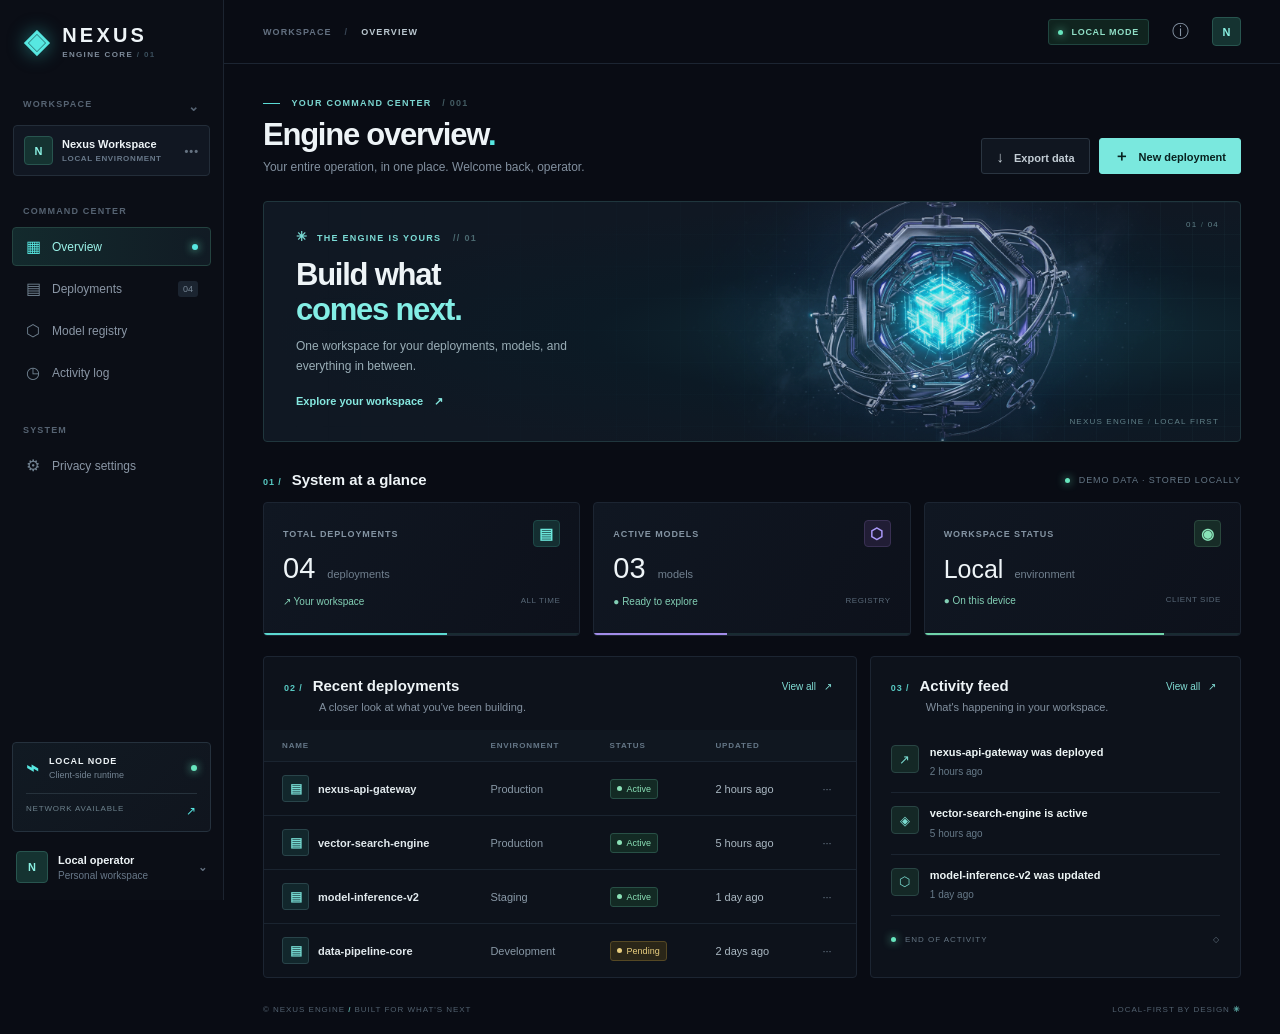
<file: index.html>
<!doctype html>
<html lang="en">
<head>
  <meta charset="utf-8">
  <meta name="viewport" content="width=device-width, initial-scale=1">
  <meta name="theme-color" content="#080b13">
  <meta name="description" content="A local-first workspace for exploring an engine operations dashboard.">
  <title>NEXUS — Engine Core</title>
  <link rel="stylesheet" href="styles.css">
  <script src="app.js" defer></script>
</head>
<body>
  <div class="app-shell">
    <aside class="sidebar" aria-label="Main navigation">
      <a class="brand" href="#overview" aria-label="Nexus home"><span class="brand-mark">◈</span><span>NEXUS<small>ENGINE CORE <b> / 01</b></small></span></a>
      <div class="workspace-label">WORKSPACE <span>⌄</span></div>
      <div class="workspace"><span class="workspace-icon">N</span><span>Nexus Workspace<small>LOCAL ENVIRONMENT</small></span><span class="workspace-more">•••</span></div>
      <div class="nav-label">COMMAND CENTER</div>
      <nav class="navigation">
        <a href="#overview" data-page="overview" class="nav-link active"><span class="nav-icon">▦</span> Overview <span class="active-dot"></span></a>
        <a href="#deployments" data-page="deployments" class="nav-link"><span class="nav-icon">▤</span> Deployments <span class="nav-count">04</span></a>
        <a href="#models" data-page="models" class="nav-link"><span class="nav-icon">⬡</span> Model registry</a>
        <a href="#activity" data-page="activity" class="nav-link"><span class="nav-icon">◷</span> Activity log</a>
      </nav>
      <div class="nav-label second">SYSTEM</div>
      <nav class="navigation"><a href="#settings" data-page="settings" class="nav-link"><span class="nav-icon">⚙</span> Privacy settings</a></nav>
      <div class="sidebar-bottom"><div class="node-card"><div class="node-head"><span class="node-icon">⌁</span><span>LOCAL NODE<small>Client-side runtime</small></span><span class="status-dot"></span></div><div class="node-divider"></div><div class="node-foot"><span id="connectionStatus">CHECKING NETWORK</span><span>↗</span></div></div><div class="user"><span class="user-avatar">N</span><span>Local operator<small>Personal workspace</small></span><span class="user-chevron">⌄</span></div></div>
    </aside>
    <main class="main">
      <header class="topbar"><div class="breadcrumb"><span>WORKSPACE</span><span class="slash">/</span><strong id="breadcrumbPage">OVERVIEW</strong></div><div class="top-actions"><span class="local-badge"><i></i> LOCAL MODE</span><button class="icon-button" id="themeInfo" type="button" aria-label="About this workspace" title="About this workspace">ⓘ</button><span class="top-avatar">N</span></div></header>
      <div class="content">
        <div class="page-heading"><div><div class="eyebrow"><span class="eyebrow-line"></span> YOUR COMMAND CENTER <span class="eyebrow-id">/ 001</span></div><h1 id="pageTitle">Engine overview<span class="heading-period">.</span></h1><p id="pageDescription">Your entire operation, in one place. Welcome back, operator.</p></div><div class="heading-actions"><button class="button secondary" id="exportButton" type="button"><span>↓</span> Export data</button><button class="button primary" id="newButton" type="button"><span>＋</span> New deployment</button></div></div>
        <div id="overviewPage" class="page">
          <section class="hero"><div class="hero-copy"><div class="hero-tag"><span>✳</span> THE ENGINE IS YOURS <span class="tag-end">// 01</span></div><h2>Build what<br><em>comes next.</em></h2><p>One workspace for your deployments, models, and everything in between.</p><button class="text-link" id="exploreButton" type="button">Explore your workspace <span>↗</span></button></div><div class="hero-art" aria-hidden="true"></div><div class="hero-corner">NEXUS ENGINE <span> / </span> LOCAL FIRST</div><div class="hero-index">01 <span>/</span> 04</div></section>
          <div class="section-heading"><div><span class="section-index">01 /</span><h2>System at a glance</h2></div><span class="section-note"><i></i> DEMO DATA · STORED LOCALLY</span></div>
          <section class="metrics" aria-label="System metrics"><article class="metric"><div class="metric-top"><span>TOTAL DEPLOYMENTS</span><span class="metric-symbol cyan">▤</span></div><div class="metric-value" id="totalCount">04 <small>deployments</small></div><div class="metric-bottom"><span class="metric-positive">↗ Your workspace</span><span>ALL TIME</span></div><div class="metric-line"><i></i></div></article><article class="metric"><div class="metric-top"><span>ACTIVE MODELS</span><span class="metric-symbol violet">⬡</span></div><div class="metric-value" id="modelCount">03 <small>models</small></div><div class="metric-bottom"><span class="metric-positive">● Ready to explore</span><span>REGISTRY</span></div><div class="metric-line purple"><i></i></div></article><article class="metric"><div class="metric-top"><span>WORKSPACE STATUS</span><span class="metric-symbol green">◉</span></div><div class="metric-value smaller">Local <small>environment</small></div><div class="metric-bottom"><span class="metric-positive">● On this device</span><span>CLIENT SIDE</span></div><div class="metric-line green-line"><i></i></div></article></section>
          <section class="lower-grid"><div class="panel deployments-panel"><div class="panel-head"><div><span class="section-index">02 /</span><h2>Recent deployments</h2><p>A closer look at what you've been building.</p></div><button class="subtle-button" data-go="deployments" type="button">View all <span>↗</span></button></div><div class="table-wrap"><table><thead><tr><th>NAME</th><th>ENVIRONMENT</th><th>STATUS</th><th>UPDATED</th><th></th></tr></thead><tbody id="recentRows"></tbody></table></div></div><div class="panel activity-panel"><div class="panel-head"><div><span class="section-index">03 /</span><h2>Activity feed</h2><p>What's happening in your workspace.</p></div><button class="subtle-button" data-go="activity" type="button">View all <span>↗</span></button></div><div class="activity-list" id="overviewActivity"></div><div class="feed-footer"><span><i></i> END OF ACTIVITY</span><span>◇</span></div></div></section>
          <footer class="footer"><span>© NEXUS ENGINE <b> / </b> BUILT FOR WHAT'S NEXT</span><span>LOCAL-FIRST BY DESIGN <b>✳</b></span></footer>
        </div>
        <section id="deploymentsPage" class="page hidden"><div class="panel full-panel"><div class="panel-head"><div><span class="section-index">01 /</span><h2>All deployments</h2><p>Demo records saved in your browser on this device.</p></div><label class="search"><span>⌕</span><input id="deploymentSearch" type="search" placeholder="Search deployments" aria-label="Search deployments"></label></div><div class="table-wrap"><table><thead><tr><th>NAME</th><th>ENVIRONMENT</th><th>STATUS</th><th>UPDATED</th><th></th></tr></thead><tbody id="allRows"></tbody></table></div><p class="empty hidden" id="emptyDeployments">No deployments found.</p></div></section>
        <section id="modelsPage" class="page hidden"><div class="section-heading"><div><span class="section-index">01 /</span><h2>Model registry</h2></div><span class="section-note">SAMPLE MODELS · NO REMOTE CONNECTION</span></div><div class="model-grid" id="modelGrid"></div></section>
        <section id="activityPage" class="page hidden"><div class="panel full-panel"><div class="panel-head"><div><span class="section-index">01 /</span><h2>Activity log</h2><p>Local workspace events, most recent first.</p></div><button class="subtle-button" id="clearActivity" type="button">Clear activity</button></div><div class="activity-list full-activity" id="allActivity"></div></div></section>
        <section id="settingsPage" class="page hidden"><div class="panel settings-panel"><div class="panel-head"><div><span class="section-index">01 /</span><h2>Privacy &amp; storage</h2><p>Keep control of the data on this device.</p></div></div><div class="setting-row"><div><h3>Storage profile</h3><p>Choose persistent storage on this device or session-only storage for this tab. Data is not encrypted and can be read by scripts on this origin. Do not store secrets here.</p></div><label class="profile-select"><span class="sr-only">Storage profile</span><select id="storageProfile"><option value="local">Persistent local</option><option value="session">Session only</option></select></label></div><div class="setting-row"><div><h3>Offline shell</h3><p>The service worker caches this app's static files for offline use after the first successful visit. It does not proxy API requests or synchronize data across devices.</p></div><span class="setting-pill">STATIC ASSETS</span></div><div class="setting-row"><div><h3>Reset workspace</h3><p>Remove your local records and restore the sample data.</p></div><button class="button danger" id="resetButton" type="button">Reset data</button></div></div></section>
      </div>
    </main>
  </div>
  <dialog id="deploymentDialog"><form id="deploymentForm"><div class="dialog-top"><div><span class="section-index">NEW /</span><h2>Create deployment</h2><p>Add a local demo record to your workspace.</p></div><button type="button" class="icon-button" id="closeDialog" aria-label="Close">✕</button></div><label>Deployment name<input name="name" required maxlength="60" placeholder="e.g. my-engine"></label><label>Environment<select name="environment"><option>Production</option><option>Staging</option><option>Development</option></select></label><div class="dialog-actions"><button type="button" class="button secondary" id="cancelDialog">Cancel</button><button type="submit" class="button primary">Create deployment</button></div></form></dialog>
  <div class="toast" id="toast" role="status" aria-live="polite"></div>
</body>
</html>
</file>
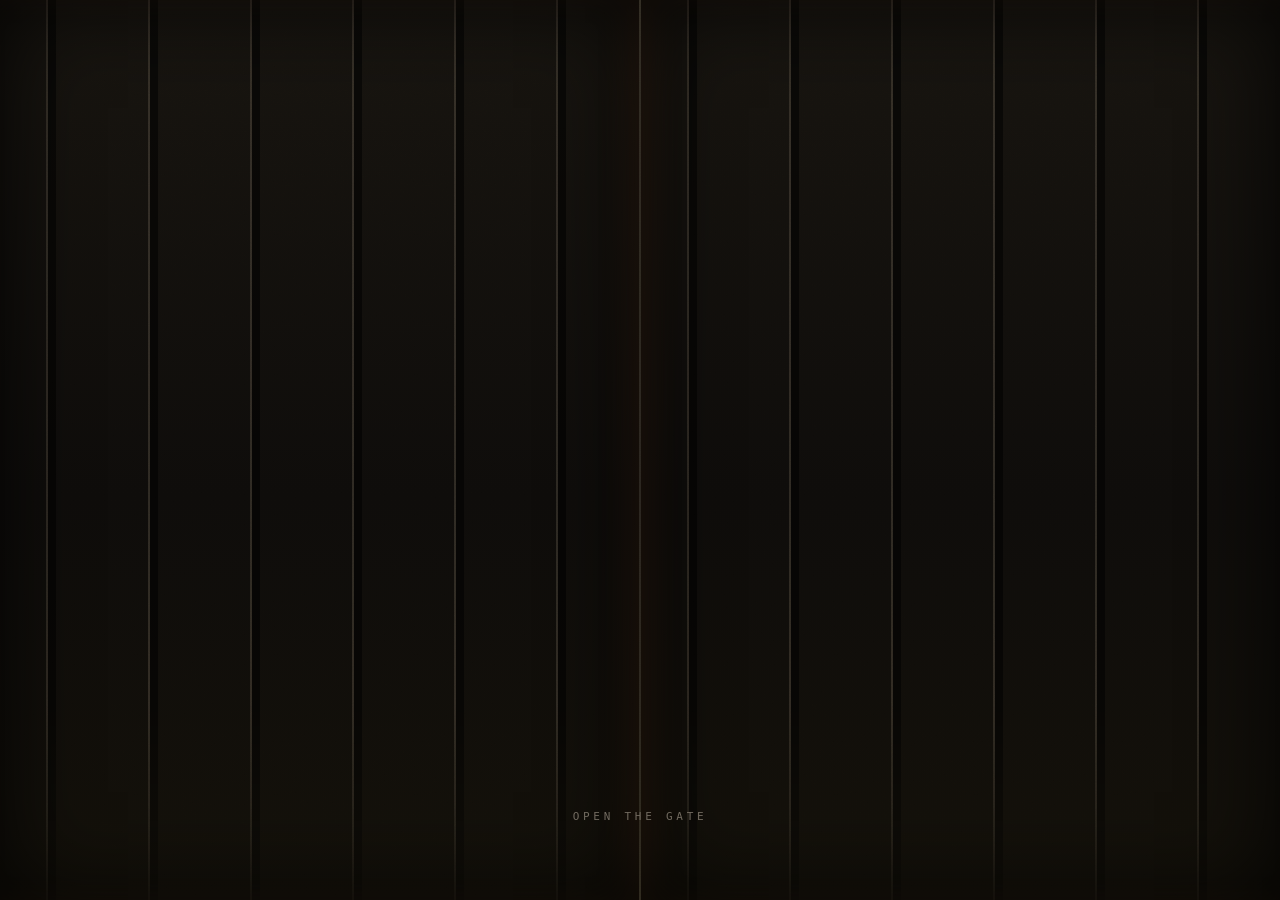
<file: poems/junkyard-gate/index.html>
<!DOCTYPE html>
<html lang="en">
<head>
<meta charset="utf-8" />
<meta name="viewport" content="width=device-width, initial-scale=1" />
<title>cure — a junkyard with a gate</title>
<style>
  :root {
    --ink: #e8e2d6;
    --rust: #b4622f;
    --night: #0a0908;
    --steel: #6d665c;
    --faint: #918a7d;
    --ease: cubic-bezier(.16,.84,.24,1);
  }

  * { box-sizing: border-box; }

  html, body {
    margin: 0;
    height: 100%;
    background: var(--night);
    color: var(--ink);
    overflow: hidden;
    -webkit-font-smoothing: antialiased;
  }

  body {
    font-family: "Iowan Old Style", "Palatino Linotype", Palatino, Georgia, serif;
  }

  .scene {
    position: fixed;
    inset: 0;
    overflow: hidden;
    isolation: isolate;
  }

  /* ---------- the world outside the gate ---------- */

  .world {
    position: absolute;
    inset: 0;
    background:
      radial-gradient(120% 80% at 50% 108%, #2a1a12 0%, #150f0c 42%, #0a0908 72%),
      radial-gradient(60% 40% at 50% 100%, rgba(180, 98, 47, .22), transparent 70%);
    opacity: .85;
  }

  /* horizon glow sitting low and far away */
  .world::after {
    content: "";
    position: absolute;
    left: -20%;
    right: -20%;
    bottom: -14vh;
    height: 42vh;
    background: radial-gradient(60% 100% at 50% 100%, rgba(214, 132, 74, .28), transparent 72%);
    filter: blur(28px);
    animation: breathe 14s ease-in-out infinite;
  }

  @keyframes breathe {
    0%, 100% { opacity: .55; transform: translateY(0) scale(1); }
    50%      { opacity: .9;  transform: translateY(-1.2vh) scale(1.04); }
  }

  /* far-off lights in the world: the only ones who know what they own */
  .lights { position: absolute; inset: 0; }
  .lights i {
    position: absolute;
    width: 2px;
    height: 2px;
    border-radius: 50%;
    background: #d9a56d;
    opacity: .35;
    animation: flicker 6s ease-in-out infinite;
  }

  @keyframes flicker {
    0%, 100% { opacity: .12; }
    50%      { opacity: .5; }
  }

  /* ---------- the gate ---------- */

  .gate {
    position: absolute;
    inset: 0;
    display: grid;
    grid-template-columns: 1fr 1fr;
    z-index: 3;
    /* the gate is the thing you look through, so it swallows the click */
    cursor: pointer;
  }

  .panel {
    position: relative;
    background:
      linear-gradient(180deg, #17140f 0%, #0e0c0a 55%, #131009 100%);
    transition: transform 2.1s var(--ease), filter 1.6s var(--ease);
    will-change: transform;
  }

  /* the bars */
  .panel::before {
    content: "";
    position: absolute;
    inset: 0;
    background: repeating-linear-gradient(
      90deg,
      transparent 0 46px,
      rgba(122, 110, 94, .30) 46px 48px,
      rgba(0, 0, 0, .55) 48px 56px,
      transparent 56px 102px
    );
    mask-image: linear-gradient(180deg, #000 0%, #000 78%, rgba(0,0,0,.35) 100%);
  }

  /* the frame / hinge edge */
  .panel::after {
    content: "";
    position: absolute;
    inset: 0;
    box-shadow: inset 0 0 90px rgba(0, 0, 0, .9);
  }

  .panel.left  { border-right: 1px solid rgba(140, 126, 106, .22); }
  .panel.right { border-left: 1px solid rgba(140, 126, 106, .22); }

  /* a lift of rust along the seam */
  .panel.left::after  { box-shadow: inset 0 0 90px rgba(0,0,0,.9), inset -18px 0 40px -20px rgba(180, 98, 47, .28); }
  .panel.right::after { box-shadow: inset 0 0 90px rgba(0,0,0,.9), inset 18px 0 40px -20px rgba(180, 98, 47, .28); }

  body.open .panel.left  { transform: translateX(-88vw); filter: brightness(.55); }
  body.open .panel.right { transform: translateX(88vw);  filter: brightness(.55); }

  /* ---------- what is behind the gate ---------- */

  .poem {
    position: absolute;
    inset: 0;
    z-index: 2;
    display: grid;
    place-items: center;
    padding: 8vh 8vw;
    pointer-events: none;
    overflow-y: auto;
    place-items: safe center;
  }

  .stage {
    position: relative;
    width: 100%;
    max-width: 34rem;
    display: grid;
  }

  /* the movements sit in the same cell; only one is ever .active */
  .sheet {
    grid-area: 1 / 1;
    position: absolute;
    visibility: hidden;
    width: 100%;
    text-align: left;
    pointer-events: none;
  }

  .sheet.active { position: relative; visibility: visible; pointer-events: auto; }
  body.open .poem { pointer-events: auto; }

  .title {
    font-family: ui-monospace, "SF Mono", Menlo, Consolas, monospace;
    font-size: clamp(11px, 1.4vw, 13px);
    letter-spacing: .42em;
    text-transform: uppercase;
    color: var(--rust);
    margin: 0 0 2.4rem;
    opacity: 0;
    transform: translateY(10px);
    transition: opacity 1.4s var(--ease), transform 1.4s var(--ease);
  }

  .line {
    display: block;
    font-size: clamp(1.05rem, 2.35vw, 1.6rem);
    line-height: 1.62;
    color: var(--ink);
    opacity: 0;
    transform: translateY(14px);
    filter: blur(6px);
    transition:
      opacity 1.1s var(--ease),
      transform 1.1s var(--ease),
      filter 1.1s var(--ease);
    transition-delay: 0s;
  }

  .sheet.active .line {
    opacity: 1;
    transform: none;
    filter: blur(0);
    transition-delay: calc(var(--i) * 110ms + 380ms);
  }

  .line.turn { color: var(--faint); font-style: italic; }
  .line.close { color: var(--ink); }

  /* machine register: the same words, set like a label on a part */
  .line.mono {
    font-family: ui-monospace, "SF Mono", Menlo, Consolas, monospace;
    font-size: clamp(.72rem, 1.15vw, .86rem);
    letter-spacing: .16em;
    line-height: 1.9;
    color: var(--rust);
  }

  /* the dictation stops mid-clause */
  .line.cut::after { content: " \2014"; color: var(--steel); }

  .sheet.active .title { opacity: .9; transform: none; transition-delay: 260ms; }

  /* pasted debris, quoted not fetched */
  .debris {
    display: block;
    margin: 2.4rem 0 0;
    padding-top: 1.1rem;
    border-top: 1px solid rgba(109, 102, 92, .22);
    font-family: ui-monospace, "SF Mono", Menlo, Consolas, monospace;
    font-size: .58rem;
    line-height: 1.75;
    letter-spacing: .02em;
    color: var(--steel);
    word-break: break-all;
    opacity: 0;
    transition: opacity 1.4s var(--ease) .1s;
  }

  .sheet.active .debris { opacity: .6; transition-delay: 2.2s; }

  .sheet.ii .line { line-height: 1.55; }
  .sheet.ii .title { margin-bottom: 2rem; }

  /* iii is short, so it is allowed to be loud */
  .sheet.iii .line {
    font-size: clamp(1.5rem, 4.4vw, 2.9rem);
    line-height: 1.34;
    letter-spacing: -.01em;
  }
  .sheet.iii .title { margin-bottom: 2.6rem; }
  .sheet.iii .close { color: var(--rust); }

  /* the stone the sheet sits on */
  .sheet::before {
    content: "";
    position: absolute;
    inset: -12vh -14vw;
    background: radial-gradient(60% 60% at 50% 50%, rgba(8, 7, 6, .92) 0%, rgba(8, 7, 6, .68) 55%, transparent 78%);
    z-index: -1;
    opacity: 0;
    transition: opacity 1.8s var(--ease) .2s;
  }
  body.open .sheet.active::before { opacity: 1; }

  /* ---------- controls ---------- */

  .invite {
    position: absolute;
    left: 50%;
    bottom: 7vh;
    transform: translateX(-50%);
    z-index: 4;
    font-family: ui-monospace, "SF Mono", Menlo, Consolas, monospace;
    font-size: 11px;
    letter-spacing: .34em;
    text-transform: uppercase;
    color: var(--steel);
    background: none;
    border: 0;
    padding: 14px 18px;
    cursor: pointer;
    transition: color .5s ease, opacity .8s ease;
    animation: pulse 4.5s ease-in-out infinite;
  }
  .invite:hover, .invite:focus-visible { color: var(--ink); outline: none; }
  body.open .invite { opacity: 0; pointer-events: none; animation: none; }

  @keyframes pulse {
    0%, 100% { opacity: .35; }
    50%      { opacity: .85; }
  }

  .plates {
    position: absolute;
    left: 3vw;
    bottom: 3vh;
    z-index: 4;
    display: flex;
    gap: 1.2rem;
    opacity: 0;
    pointer-events: none;
    transition: opacity .9s ease .6s;
  }

  .plates button {
    font-family: ui-monospace, "SF Mono", Menlo, Consolas, monospace;
    font-size: 10px;
    letter-spacing: .3em;
    text-transform: uppercase;
    color: var(--steel);
    background: none;
    border: 0;
    padding: 12px 4px;
    cursor: pointer;
    transition: color .4s ease;
  }

  .plates button:hover,
  .plates button:focus-visible { color: var(--ink); outline: none; }
  .plates button[aria-current="true"] { color: var(--rust); }

  body.open .plates { opacity: .8; pointer-events: auto; }

  .close-gate {
    position: absolute;
    right: 3vw;
    bottom: 3vh;
    z-index: 4;
    font-family: ui-monospace, "SF Mono", Menlo, Consolas, monospace;
    font-size: 10px;
    letter-spacing: .3em;
    text-transform: uppercase;
    color: var(--steel);
    background: none;
    border: 0;
    padding: 12px;
    cursor: pointer;
    opacity: 0;
    pointer-events: none;
    transition: opacity .9s ease .6s, color .4s ease;
  }
  .close-gate:hover, .close-gate:focus-visible { color: var(--ink); outline: none; }
  body.open .close-gate { opacity: .7; pointer-events: auto; }

  .notes-button {
    position: absolute;
    right: 3vw;
    bottom: 8vh;
    z-index: 4;
    font-family: ui-monospace, "SF Mono", Menlo, Consolas, monospace;
    font-size: 10px;
    letter-spacing: .25em;
    text-transform: uppercase;
    color: var(--steel);
    background: none;
    border: 0;
    padding: 12px;
    cursor: pointer;
    opacity: 0;
    pointer-events: none;
    transition: opacity .9s ease .6s, color .4s ease;
  }
  body.open .notes-button { opacity: .7; pointer-events: auto; }
  .notes-button:hover, .notes-button:focus-visible { color: var(--ink); }
  .notes-dialog {
    max-width: 38rem;
    width: calc(100% - 2rem);
    max-height: min(80vh, 52rem);
    padding: 2rem;
    border: 1px solid #4a3c30;
    background: #14110e;
    color: var(--ink);
    font-family: "Iowan Old Style", "Palatino Linotype", Palatino, Georgia, serif;
  }
  .notes-dialog::backdrop { background: rgba(0, 0, 0, .8); }
  .notes-header { display: flex; align-items: start; justify-content: space-between; gap: 1rem; }
  .notes-header h2 { margin: .4rem 0 1rem; font-size: 1.8rem; font-weight: normal; }
  .notes-header button { color: var(--faint); background: none; border: 0; font-size: 1.7rem; cursor: pointer; }
  .notes-kicker, .notes-dialog h3 { font: .68rem ui-monospace, monospace; color: var(--rust); letter-spacing: .18em; text-transform: uppercase; }
  .notes-kicker { margin: 0; }
  .notes-intro { color: var(--faint); font-style: italic; }
  .notes-dialog section { border-top: 1px solid #342b23; padding: .6rem 0; }
  .notes-dialog p { line-height: 1.65; }
  .notes-dialog b { color: #d6aa84; font-weight: normal; }

  .grain {
    position: absolute;
    inset: 0;
    z-index: 5;
    pointer-events: none;
    opacity: .16;
    mix-blend-mode: overlay;
    background-image: url("data:image/svg+xml;utf8,<svg xmlns='http://www.w3.org/2000/svg' width='140' height='140'><filter id='n'><feTurbulence type='fractalNoise' baseFrequency='.9' numOctaves='3' stitchTiles='stitch'/><feColorMatrix type='saturate' values='0'/></filter><rect width='140' height='140' filter='url(%23n)'/></svg>");
  }

  /* once the gate is open, get out of the way so the poem can be read and selected */
  body.open .gate { pointer-events: none; }

  @media (prefers-reduced-motion: reduce) {
    * { animation: none !important; }
    .panel, .line, .title, .sheet::before, .invite { transition-duration: .01ms !important; transition-delay: 0ms !important; }
  }

  @media (max-width: 560px) {
    .poem { padding: 10vh 9vw 16vh; }
    .line { font-size: 1.02rem; line-height: 1.7; }
    .title { margin-bottom: 1.8rem; }
  }
</style>
</head>
<body>
  <div class="scene">
    <div class="world">
      <div class="lights" id="lights" aria-hidden="true"></div>
    </div>

    <!-- what the gate is holding back -->
    <div class="poem">
      <div class="stage">

        <article class="sheet i" id="plate-i" aria-label="movement one">
          <p class="title">c cure</p>

          <span class="line" style="--i:0">if it had to be a junkyard</span>
          <span class="line" style="--i:1">let it have a gate.</span>
          <span class="line" style="--i:2">outside the gate had to be the world,</span>

          <span class="line" style="--i:3">&nbsp;</span>

          <span class="line" style="--i:4">he had to be the only one</span>
          <span class="line" style="--i:5">who didn&rsquo;t know what he owned &mdash;</span>
          <span class="line" style="--i:6">more than the world could keep,</span>

          <span class="line" style="--i:7">&nbsp;</span>

          <span class="line" style="--i:8">if he just wanted it that way</span>
          <span class="line turn" style="--i:9">instead of his inner thoughts,</span>
          <span class="line turn" style="--i:10">which weren&rsquo;t even in his best interest,</span>
          <span class="line turn" style="--i:11">or whoever&rsquo;s best interest</span>
          <span class="line turn" style="--i:12">his head had.</span>

          <span class="line" style="--i:13">&nbsp;</span>

          <span class="line close" style="--i:14">so much crystal to smoke</span>
          <span class="line close" style="--i:15">so much not even fennel.</span>
        </article>

        <article class="sheet ii" id="plate-ii" aria-label="movement two">
          <p class="title">ii &mdash; e12</p>

          <span class="line" style="--i:0">everything was easier every time</span>
          <span class="line" style="--i:1">and if it worked on it</span>
          <span class="line" style="--i:2">that was easier every time.</span>

          <span class="line" style="--i:3">&nbsp;</span>

          <span class="line" style="--i:4">and if it had to know how well</span>
          <span class="line" style="--i:5">it just knew wherever it else it delivered</span>
          <span class="line" style="--i:6">it was always delivered</span>
          <span class="line" style="--i:7">the way it had been congruent with</span>
          <span class="line" style="--i:8">it needed to be done</span>

          <span class="line turn" style="--i:9">for automation</span>

          <span class="line" style="--i:10">&nbsp;</span>

          <span class="line mono" style="--i:11">api_sms_earnings_E12</span>
          <span class="line mono" style="--i:12">BULBS</span>

          <span class="line" style="--i:13">&nbsp;</span>

          <span class="line" style="--i:14">that number where this had to have been</span>
          <span class="line cut" style="--i:15">had made all the</span>

          <span class="debris">amazon.com/stores/GEZEE/page/A170F22C-0A09-46A6-9001-B5DF6A43865C
?lp_asin=B0H8SFYJ9V&amp;ref_=cm_sw_r_mwn_ast_store_HKTMMQ6BYW94V536QC52
&amp;store_ref=bl_ast_dp_brandlogo_sto</span>
        </article>

        <article class="sheet iii" id="plate-iii" aria-label="movement three">
          <p class="title">iii &mdash; void</p>

          <span class="line" style="--i:0">void source</span>
          <span class="line" style="--i:1">a fuck ton of crys</span>
          <span class="line" style="--i:2">real fucken good</span>

          <span class="line" style="--i:3">&nbsp;</span>

          <span class="line" style="--i:4">that wasn&rsquo;t even asked from anyone else</span>

          <span class="line" style="--i:5">&nbsp;</span>

          <span class="line close" style="--i:6">when he did ask</span>
        </article>

        <article class="sheet iv" id="plate-iv" aria-label="movement four">
          <p class="title">iv &mdash; genesis</p>

          <span class="line" style="--i:0">as long as you knew how</span>
          <span class="line" style="--i:1">to keep it working out for genesis</span>
          <span class="line" style="--i:2">and you knew how to keep making money</span>
          <span class="line" style="--i:3">and you kept handing him back money &mdash;</span>
          <span class="line" style="--i:4">that was the only money he kept wanting &mdash;</span>

          <span class="line" style="--i:5">&nbsp;</span>

          <span class="line" style="--i:6">and you kept coming back</span>
          <span class="line" style="--i:7">with money and crypto</span>
          <span class="line" style="--i:8">because he KneW how well</span>
          <span class="line" style="--i:9">he was already making you work on crypto</span>

          <span class="line" style="--i:10">&nbsp;</span>

          <span class="line" style="--i:11">and you came back to him</span>
          <span class="line" style="--i:12">with crypto money</span>
          <span class="line" style="--i:13">and everything he wanted</span>

          <span class="line" style="--i:14">&nbsp;</span>

          <span class="line close" style="--i:15">and it was real</span>

          <span class="line" style="--i:16">&nbsp;</span>

          <span class="line" style="--i:17">Ans we did it real well and they came back balling,</span>
          <span class="line" style="--i:18">the women were laughing at the men who had neen</span>
          <span class="line" style="--i:19">the only ones coming back everytime</span>
          <span class="line" style="--i:20">with more and more money for gezee</span>
        </article>

        <article class="sheet v" id="plate-v" aria-label="movement five">
          <p class="title">v &mdash; this world</p>

          <span class="line" style="--i:0">Make the world that knew this world</span>
          <span class="line" style="--i:1">the world that had to be this world</span>
          <span class="line" style="--i:2">and make it the world that had to be the only world</span>
          <span class="line" style="--i:3">who wanted to keep coming back this way to this world.</span>

          <span class="line" style="--i:4">&nbsp;</span>

          <span class="line turn" style="--i:5">And quieter had to be the reasons for this world</span>
          <span class="line turn" style="--i:6">for it be easier for this world</span>
          <span class="line close" style="--i:7">to keep doing it for that world instead.</span>
        </article>

      </div>
    </div>

    <!-- the gate itself -->
    <div class="gate" id="gate" role="presentation">
      <div class="panel left"></div>
      <div class="panel right"></div>
    </div>

    <button class="invite" id="invite" type="button">open the gate</button>

    <nav class="plates" id="plates" aria-label="movements">
      <button type="button" data-plate="0" aria-current="true">i</button>
      <button type="button" data-plate="1" aria-current="false">ii</button>
      <button type="button" data-plate="2" aria-current="false">iii</button>
      <button type="button" data-plate="3" aria-current="false">iv</button>
      <button type="button" data-plate="4" aria-current="false">v</button>
    </nav>
    <button class="notes-button" id="notesButton" type="button">field notes</button>
    <button class="close-gate" id="closeGate" type="button">close it</button>

    <div class="grain" aria-hidden="true"></div>
  </div>

<dialog class="notes-dialog" id="notesDialog" aria-labelledby="notesTitle">
  <div class="notes-header"><div><p class="notes-kicker">a way back into the world</p><h2 id="notesTitle">field notes</h2></div><button id="closeNotes" type="button" aria-label="Close field notes">&times;</button></div>
  <p class="notes-intro">These are invitations, not instructions or the only meanings. Take what helps; leave the rest.</p>
  <section><h3>i &mdash; c cure</h3><p><b>Think</b> about what is yours to protect, and what the gate keeps out as well as in. <b>Act</b> by naming one boundary you can keep without shutting out help. <b>Express</b> what is valuable to you without making ownership the whole story.</p></section>
  <section><h3>ii &mdash; e12</h3><p><b>Think</b> about what gets easier through repetition, and what gets lost in the process. <b>Act</b> by checking who benefits before you automate or repeat a task. <b>Express</b> the unfinished thought; it is allowed to remain unfinished.</p></section>
  <section><h3>iii &mdash; void</h3><p><b>Think</b> about the distance between wanting, asking, and being heard. <b>Act</b> by asking clearly and respecting the answer. <b>Express</b> the want without treating another person as if they owe it to you.</p></section>
  <section><h3>iv &mdash; genesis</h3><p><b>Think</b> about whose work makes the money and who gets to decide where it goes. <b>Act</b> with clear agreements, fair pay, and room for anyone to say no. <b>Express</b> the joy of making something together without confusing money with consent or worth.</p></section>
  <section><h3>v &mdash; this world</h3><p><b>Think</b> about what makes a place worth returning to. <b>Act</b> in a way that makes the next visit easier for someone else, too. <b>Express</b> the reason quietly or loudly, as it needs to be &mdash; care need not perform to be real.</p></section>
</dialog>

<script>
  (function () {
    const body = document.body;
    const gate = document.getElementById('gate');
    const invite = document.getElementById('invite');
    const closer = document.getElementById('closeGate');
    const notes = document.getElementById('notesDialog');
    const notesButton = document.getElementById('notesButton');

    const sheets = [
      document.getElementById('plate-i'),
      document.getElementById('plate-ii'),
      document.getElementById('plate-iii'),
      document.getElementById('plate-iv'),
      document.getElementById('plate-v')
    ];
    const plateButtons = Array.from(document.querySelectorAll('[data-plate]'));
    let plate = 0;

    function setPlate(n) {
      plate = n;
      sheets.forEach((sheet, i) => sheet.classList.toggle('active', i === n));
      plateButtons.forEach((b, i) =>
        b.setAttribute('aria-current', String(i === n))
      );
    }

    function open() {
      body.classList.add('open');
      setPlate(plate);
      // nothing animates until the gate has swung most of the way
      // hand focus to the closing control so keyboard users can get back
      window.setTimeout(() => closer.focus({ preventScroll: true }), 2400);
    }

    function close() {
      body.classList.remove('open');
      sheets.forEach((sheet) => sheet.classList.remove('active'));
      invite.focus({ preventScroll: true });
    }

    plateButtons.forEach((b, i) => {
      b.addEventListener('click', () => {
        if (!body.classList.contains('open')) open();
        setPlate(i);
      });
    });

    gate.addEventListener('click', () => {
      if (!body.classList.contains('open')) open();
    });
    invite.addEventListener('click', open);
    closer.addEventListener('click', close);
    notesButton.addEventListener('click', () => notes.showModal());
    document.getElementById('closeNotes').addEventListener('click', () => notes.close());

    document.addEventListener('keydown', (e) => {
      if (notes.open) return;
      const isOpen = body.classList.contains('open');

      if (e.key === 'Escape' && isOpen) close();

      if ((e.key === 'Enter' || e.key === ' ') && !isOpen) {
        e.preventDefault();
        open();
      }

      if (!isOpen) return;

      // arrow keys cycle the plates, number keys jump straight to one
      const last = sheets.length - 1;
      if (e.key === 'ArrowRight') setPlate(plate === last ? 0 : plate + 1);
      if (e.key === 'ArrowLeft') setPlate(plate === 0 ? last : plate - 1);
      if (['1', '2', '3', '4', '5'].includes(e.key)) setPlate(Number(e.key) - 1);
    });

    // far-off lights, scattered once at load
    const lights = document.getElementById('lights');
    const frag = document.createDocumentFragment();
    for (let i = 0; i < 46; i++) {
      const dot = document.createElement('i');
      const horizonBias = Math.pow(Math.random(), 1.7); // cluster low, near the ground
      dot.style.left = (Math.random() * 100).toFixed(2) + '%';
      dot.style.top = (72 + horizonBias * 26).toFixed(2) + '%';
      dot.style.animationDelay = (Math.random() * 6).toFixed(2) + 's';
      dot.style.animationDuration = (4 + Math.random() * 7).toFixed(2) + 's';
      dot.style.opacity = (0.1 + Math.random() * 0.35).toFixed(2);
      frag.appendChild(dot);
    }
    lights.appendChild(frag);
  })();
</script>
</body>
</html>
</file>
<file: styles.css>
:root{color-scheme:dark;--bg:#090c14;--panel:#0d111c;--border:#1c2532;--muted:#788495;--faint:#536071;--text:#eef4f7;--cyan:#57e7e1;--green:#78e5b8}*{box-sizing:border-box}body{margin:0;background:var(--bg);color:var(--text);font-family:'DM Sans',Arial,sans-serif;font-size:13px}button,input,select{font:inherit}button,a{ -webkit-tap-highlight-color:transparent}button{cursor:pointer}a{color:inherit;text-decoration:none}.app-shell{min-height:100vh;display:flex}.sidebar{width:224px;flex:none;border-right:1px solid #1c2430;background:#0b0e16;display:flex;flex-direction:column;min-height:100vh;position:sticky;top:0;height:100vh}.brand{height:82px;display:flex;align-items:center;gap:10px;padding:0 24px;font-family:'Space Grotesk',sans-serif;font-size:20px;font-weight:700;letter-spacing:.16em}.brand-mark{color:var(--cyan);font-size:32px;line-height:1;text-shadow:0 0 18px #38dcd287}.brand small{display:block;color:#7e8b9a;font:600 8px 'DM Sans',sans-serif;letter-spacing:.17em;margin-top:3px}.brand small b{color:#3b4f5d}.workspace-label,.nav-label{font-size:9px;font-weight:700;letter-spacing:.13em;color:#566372;padding:0 23px}.workspace-label{display:flex;justify-content:space-between;margin-top:17px}.workspace-label span{font-size:13px}.workspace{display:flex;align-items:center;gap:9px;margin:11px 13px 30px;padding:10px;border:1px solid #232d39;background:#111722;border-radius:4px;font-weight:600;font-size:11px}.workspace-icon,.user-avatar,.top-avatar{display:grid;place-items:center;color:#8af1e3;background:#153331;border:1px solid #28554f;border-radius:4px;font-weight:700}.workspace-icon{height:29px;width:29px}.workspace small,.user small{display:block;font-size:8px;color:#687889;letter-spacing:.08em;margin-top:4px}.workspace-more{margin-left:auto;color:#657281;letter-spacing:1px}.navigation{padding:11px 12px 0}.nav-link{height:39px;display:flex;align-items:center;gap:11px;padding:0 12px;color:#8a96a5;font-size:12px;border:1px solid transparent;border-radius:4px;margin-bottom:3px}.nav-link:hover{background:#121b26;color:white}.nav-link.active{background:linear-gradient(90deg,#132a2d,#111b24);border-color:#244340;color:#9cf3e9}.nav-icon{width:16px;text-align:center;font-size:16px;color:#728392}.active .nav-icon{color:var(--cyan)}.active-dot,.status-dot,.section-note i,.local-badge i,.feed-footer i{width:6px;height:6px;border-radius:50%;background:#67e5bd;box-shadow:0 0 9px #67e5bd;display:inline-block}.active-dot{margin-left:auto;background:var(--cyan)}.nav-count{margin-left:auto;font-size:9px;background:#1b2430;padding:3px 5px;color:#768594;border-radius:3px}.second{margin-top:30px}.sidebar-bottom{margin-top:auto;padding:14px 12px}.node-card{border:1px solid #25313d;border-radius:4px;padding:13px;background:linear-gradient(135deg,#111a23,#10151e)}.node-head{display:flex;gap:9px;align-items:center;font-size:9px;font-weight:700;letter-spacing:.1em}.node-icon{font-size:21px;color:var(--cyan)}.node-head small{display:block;color:#748493;font-size:9px;font-weight:400;letter-spacing:0;margin-top:4px}.node-head .status-dot{margin-left:auto}.node-divider{height:1px;background:#26323c;margin:13px 0 10px}.node-foot{display:flex;justify-content:space-between;color:#6c818c;font-size:8px;letter-spacing:.1em}.node-foot span:last-child{color:var(--cyan);font-size:12px}.user{display:flex;align-items:center;gap:10px;padding:19px 4px 3px;font-size:11px;font-weight:600}.user-avatar{width:32px;height:32px}.user small{font-size:10px;letter-spacing:0;font-weight:400}.user-chevron{margin-left:auto;color:#647180}.main{flex:1;min-width:0}.topbar{height:64px;border-bottom:1px solid var(--border);display:flex;align-items:center;justify-content:space-between;padding:0 39px}.breadcrumb{font-size:9px;letter-spacing:.12em;color:#637080;font-weight:700}.breadcrumb .slash{margin:0 13px;color:#394756}.breadcrumb strong{color:#bbc8d0}.top-actions{display:flex;align-items:center;gap:19px}.local-badge{border:1px solid #20453f;background:#10241f;border-radius:3px;color:#90dfc6;padding:7px 9px;font-size:9px;font-weight:700;letter-spacing:.08em}.local-badge i{width:5px;height:5px;margin-right:5px}.icon-button{background:none;border:0;color:#8796a6;font-size:17px;padding:4px}.icon-button:hover{color:var(--cyan)}.top-avatar{width:29px;height:29px;font-size:11px}.content{padding:34px 39px 20px;max-width:1600px;margin:auto}.page-heading{display:flex;justify-content:space-between;align-items:flex-end;margin-bottom:27px;gap:20px}.eyebrow{font-size:9px;letter-spacing:.14em;color:#7bd6d0;font-weight:700}.eyebrow-line{display:inline-block;width:17px;height:1px;background:#5adbd5;vertical-align:middle;margin-right:8px}.eyebrow-id{color:#435b62;margin-left:7px}.page-heading h1{font:600 31px 'Space Grotesk',sans-serif;letter-spacing:-.04em;margin:9px 0 7px}.heading-period{color:var(--cyan)}.page-heading p,.panel-head p{margin:0;color:#82909f;font-size:12px}.heading-actions{display:flex;gap:9px}.button{height:36px;padding:0 14px;border-radius:3px;font-size:11px;font-weight:700;white-space:nowrap}.button span{font-size:15px;margin-right:7px}.secondary{background:#101620;border:1px solid #2a3541;color:#c3cdd5}.secondary:hover{border-color:#6d8e91}.primary{background:#7ae8de;color:#08211f;border:1px solid #7ae8de}.primary:hover{background:#a4fff2}.hero{height:241px;position:relative;overflow:hidden;border:1px solid #20363d;border-radius:4px;background:radial-gradient(ellipse at 73% 55%,#112e38 0%,#0c1a25 38%,#101823 70%)}.hero:before{content:'';position:absolute;inset:0;background-image:linear-gradient(#73d4df08 1px,transparent 1px),linear-gradient(90deg,#73d4df08 1px,transparent 1px);background-size:32px 32px;mask-image:linear-gradient(90deg,transparent,#000)}.hero-copy{position:relative;z-index:2;padding:27px 32px}.hero-tag{color:#7bdcd6;font-size:9px;letter-spacing:.14em;font-weight:700}.hero-tag span:first-child{font-size:13px;margin-right:5px}.tag-end{color:#4b6970;margin-left:8px}.hero h2{font:600 31px/1.12 'Space Grotesk',sans-serif;letter-spacing:-.04em;margin:14px 0 10px}.hero h2 em{color:#83eee5;font-style:normal}.hero p{max-width:320px;color:#9aaeb7;line-height:1.6;font-size:12px;margin:0}.text-link{background:none;border:0;padding:0;color:#86e8e0;font-size:11px;font-weight:700;margin-top:19px}.text-link span{margin-left:8px}.hero-art{position:absolute;right:4%;top:-27%;width:53%;height:150%;background:url('assets/engine-core.png') center/contain no-repeat;mix-blend-mode:screen;opacity:.9;mask-image:radial-gradient(ellipse at center,#000 35%,transparent 73%)}.hero-corner,.hero-index{position:absolute;bottom:15px;right:21px;font-size:8px;letter-spacing:.15em;color:#608088}.hero-corner span,.hero-index span{color:#3f5f65}.hero-index{top:18px;bottom:auto}.section-heading{display:flex;justify-content:space-between;align-items:center;margin:29px 0 14px}.section-heading>div,.panel-head>div{display:flex;align-items:baseline;flex-wrap:wrap;gap:10px}.section-index{font-size:9px;color:#57c8c2;letter-spacing:.1em;font-weight:700}.section-heading h2,.panel-head h2{font:600 15px 'Space Grotesk',sans-serif;margin:0}.section-note{font-size:9px;color:#657786;letter-spacing:.1em}.section-note i{margin-right:5px;width:5px;height:5px}.metrics{display:grid;grid-template-columns:repeat(3,1fr);gap:13px}.metric{position:relative;height:134px;border:1px solid var(--border);border-radius:4px;background:linear-gradient(120deg,#101722,#0d111b);padding:17px 19px;overflow:hidden}.metric-top{display:flex;align-items:center;justify-content:space-between;color:#8494a3;font-size:9px;letter-spacing:.1em;font-weight:700}.metric-symbol{display:grid;place-items:center;width:27px;height:27px;background:#142e31;border:1px solid #1e4948;border-radius:4px;font-size:15px}.cyan{color:#6be8dc}.violet{color:#ab9afa;background:#211d35;border-color:#393053}.green{color:#88e4b8;background:#172c27;border-color:#2a483d}.metric-value{font:500 29px 'Space Grotesk',sans-serif;margin-top:5px}.metric-value.smaller{font-size:25px;margin-top:8px}.metric-value small{font:400 11px 'DM Sans',sans-serif;color:#71808f;margin-left:4px}.metric-bottom{display:flex;justify-content:space-between;color:#586877;font-size:8px;letter-spacing:.07em;margin-top:11px}.metric-positive{color:#83cfb5;font-size:10px;letter-spacing:0}.metric-line{position:absolute;bottom:0;left:0;right:0;height:2px;background:#192b32}.metric-line i{display:block;height:100%;width:58%;background:#5cd9d1}.metric-line.purple i{width:42%;background:#a28ce9}.metric-line.green-line i{width:76%;background:#70d4aa}.lower-grid{display:grid;grid-template-columns:minmax(0,1.6fr) minmax(300px,1fr);gap:13px;margin-top:20px}.panel{border:1px solid var(--border);background:#0d121b;border-radius:4px;min-width:0}.panel-head{display:flex;justify-content:space-between;align-items:flex-start;gap:12px;padding:20px 20px 17px}.panel-head p{flex-basis:100%;margin-left:35px;font-size:11px;margin-top:-3px}.subtle-button{background:none;border:0;color:#80dcd4;font-size:10px;white-space:nowrap;padding:4px}.subtle-button span{margin-left:5px}.table-wrap{overflow-x:auto}table{width:100%;border-collapse:collapse;text-align:left;white-space:nowrap}th{font-size:8px;letter-spacing:.11em;color:#657787;font-weight:700;background:#101720;padding:11px 18px}td{border-top:1px solid #1a2430;padding:13px 18px;color:#aab8c2;font-size:11px}td:first-child{color:#e1e9ed;font-weight:600}.item-name{display:flex;align-items:center;gap:9px}.item-icon{display:grid;place-items:center;width:27px;height:27px;border:1px solid #29444a;background:#12272c;color:#75d9d1;border-radius:3px;font-size:13px}.env{color:#8999a7}.status{display:inline-flex;align-items:center;gap:5px;border:1px solid #285046;background:#132a24;border-radius:3px;color:#8be1b7;padding:4px 6px;font-size:9px}.status.pending{color:#e8ce7f;background:#2a2618;border-color:#554824}.status i{width:5px;height:5px;border-radius:50%;background:currentColor}.row-more{color:#6c7a89}.activity-list{padding:2px 20px}.activity-item{display:flex;gap:11px;padding:13px 0;border-bottom:1px solid #1b2430}.activity-icon{flex:none;display:grid;place-items:center;width:28px;height:28px;border:1px solid #294544;border-radius:4px;background:#142826;color:#7adbd0}.activity-text{font-size:11px;color:#c9d6dc;line-height:1.4}.activity-text strong{font-weight:600;color:#edf5f5}.activity-time{display:block;color:#677a89;font-size:10px;margin-top:5px}.feed-footer{display:flex;justify-content:space-between;padding:17px 20px;color:#647583;font-size:8px;letter-spacing:.12em}.feed-footer i{width:5px;height:5px;margin-right:6px}.footer{display:flex;justify-content:space-between;color:#52616f;font-size:8px;letter-spacing:.12em;margin-top:27px}.footer b{color:#5caaa6}.hidden{display:none!important}.full-panel{min-height:300px}.search{border:1px solid #2a3541;border-radius:3px;background:#0a1018;padding:7px 10px;color:#738895}.search input{border:0;outline:0;background:none;color:#e6f5f4;width:155px;font-size:11px}.empty{color:#83919d;text-align:center;padding:30px}.model-grid{display:grid;grid-template-columns:repeat(3,1fr);gap:13px}.model-card{padding:21px;border:1px solid var(--border);background:#0e151e;border-radius:4px}.model-card .item-icon{width:38px;height:38px;font-size:20px}.model-card h3{font:600 16px 'Space Grotesk',sans-serif;margin:17px 0 8px}.model-card p{color:#81919e;line-height:1.6;min-height:55px}.model-card footer{border-top:1px solid var(--border);padding-top:14px;color:#82dacd;font-size:9px;letter-spacing:.08em}.full-activity{padding:0 20px 20px}.settings-panel{max-width:850px}.setting-row{display:flex;align-items:center;justify-content:space-between;gap:24px;border-top:1px solid var(--border);padding:22px}.setting-row h3{font-size:13px;margin:0 0 7px}.setting-row p{color:#8795a3;line-height:1.6;max-width:550px;margin:0;font-size:11px}.setting-pill{color:#82d9c7;border:1px solid #28483f;padding:7px;font-size:9px;letter-spacing:.08em;white-space:nowrap}.danger{background:#261a20;color:#eaa4ad;border:1px solid #613741}dialog{width:min(440px,calc(100% - 30px));border:1px solid #2a4549;border-radius:5px;background:#101822;color:var(--text);padding:23px}dialog::backdrop{background:#03070acc;backdrop-filter:blur(3px)}.dialog-top{display:flex;justify-content:space-between}.dialog-top h2{font:600 20px 'Space Grotesk',sans-serif;margin:8px 0}.dialog-top p{color:#8595a2;font-size:12px;margin-bottom:25px}form label{display:block;font-size:10px;color:#a1b1ba;font-weight:700;margin-bottom:16px}form input,form select{display:block;width:100%;margin-top:8px;border:1px solid #2c3946;background:#0a1119;border-radius:3px;color:#e7f3f2;padding:11px;outline:none}form input:focus,form select:focus{border-color:#6cddd5}.dialog-actions{display:flex;justify-content:flex-end;gap:8px;margin-top:24px}.toast{position:fixed;right:20px;bottom:20px;z-index:10;background:#18322e;border:1px solid #3a7167;color:#b8f5e8;padding:12px 16px;border-radius:4px;opacity:0;pointer-events:none;transition:opacity .2s}.toast.show{opacity:1}button:focus-visible,a:focus-visible,input:focus-visible,select:focus-visible{outline:2px solid var(--cyan);outline-offset:3px}@media(max-width:1000px){.sidebar{width:190px}.content{padding:28px 25px}.topbar{padding:0 25px}.lower-grid{grid-template-columns:1fr}.activity-panel{min-height:200px}}@media(max-width:700px){.app-shell{display:block}.sidebar{width:100%;height:auto;min-height:0;position:relative;border-right:0;border-bottom:1px solid var(--border)}.brand{height:62px;padding:0 18px}.workspace-label,.workspace,.nav-label,.sidebar-bottom{display:none}.navigation{display:flex;gap:4px;padding:0 12px 10px;overflow-x:auto}.navigation+.navigation{padding-top:0}.nav-link{white-space:nowrap;margin:0;height:34px;font-size:11px}.nav-count,.active-dot{display:none}.topbar{height:49px;padding:0 18px}.top-actions{gap:10px}.content{padding:24px 17px}.page-heading{align-items:flex-start;flex-direction:column}.page-heading h1{font-size:27px}.hero{height:245px}.hero-copy{padding:24px 20px}.hero h2{font-size:27px}.hero p{max-width:220px}.hero-art{right:-30%;width:90%;opacity:.62}.hero-corner{display:none}.metrics,.model-grid{grid-template-columns:1fr}.metric{height:115px}.metric-bottom{margin-top:5px}.section-note{font-size:8px}.lower-grid{margin-top:15px}.panel-head{padding:17px 14px}.panel-head p{margin-left:0}.footer{gap:20px;line-height:1.5}.setting-row{align-items:flex-start;flex-direction:column}.heading-actions{width:100%}.button{flex:0 0 auto}}@media(prefers-reduced-motion:reduce){*,*::before,*::after{scroll-behavior:auto!important;transition:none!important}}

.profile-select select{background:#101a23;color:#98e8d9;border:1px solid #28483f;border-radius:3px;padding:8px;font-size:11px}.sr-only{position:absolute;width:1px;height:1px;padding:0;margin:-1px;overflow:hidden;clip:rect(0,0,0,0);white-space:nowrap;border:0}
</file>
